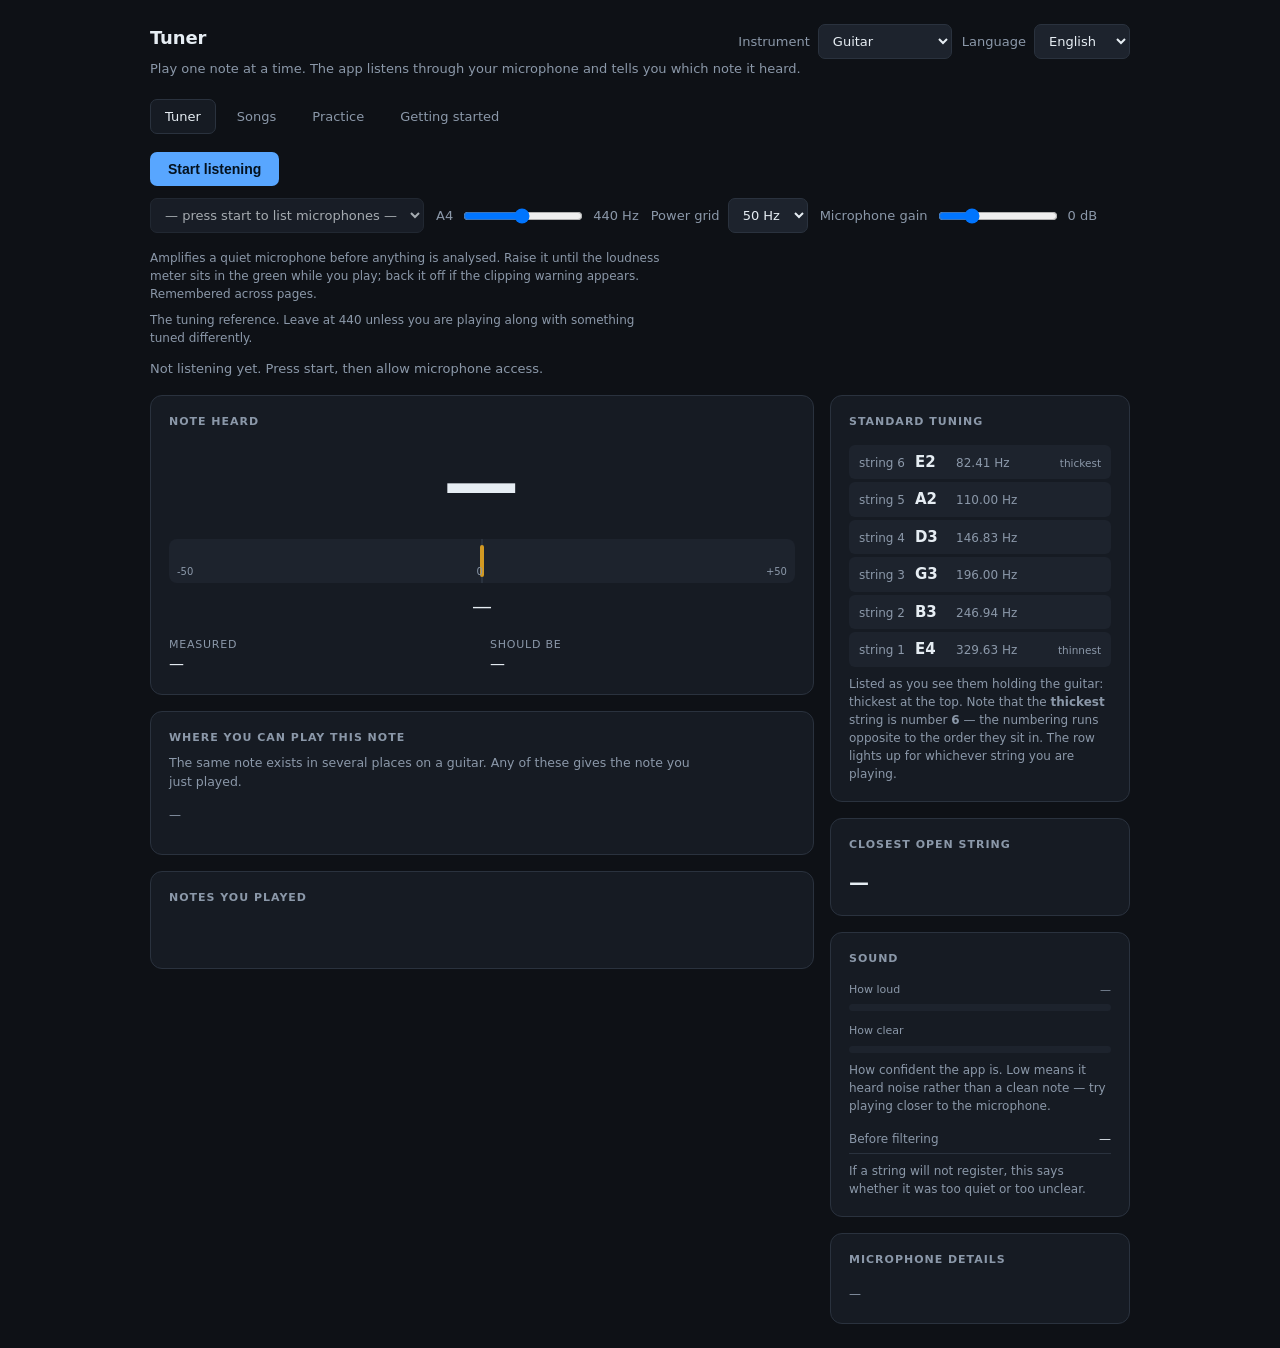
<file: index.html>
<!doctype html>
<html lang="en">
<head>
<meta charset="utf-8">
<meta name="viewport" content="width=device-width, initial-scale=1">
<title>Instrument Helper — tuner</title>
<link rel="icon" href="./favicon.svg" type="image/svg+xml">
<link rel="stylesheet" href="./styles.css">
<style>
  .note { display: flex; align-items: baseline; justify-content: center; gap: 4px; }
  .note-name { font-size: 76px; font-weight: 650; line-height: 1; letter-spacing: -0.03em; }
  .note-octave { font-size: 28px; color: var(--muted); font-weight: 500; }

  .needle-wrap {
    position: relative; height: 44px; margin: 18px 0 8px;
    background: var(--panel-2); border-radius: 8px; overflow: hidden;
  }
  .needle-center {
    position: absolute; left: 50%; top: 0; bottom: 0; width: 2px;
    background: var(--line); transform: translateX(-1px);
  }
  .needle {
    position: absolute; top: 6px; bottom: 6px; width: 4px;
    background: var(--warn); border-radius: 2px;
    transform: translateX(-2px); transition: left 60ms linear, background 120ms;
  }
  .needle-wrap.in-tune .needle { background: var(--good); }
  .needle-scale {
    position: absolute; inset: auto 0 4px; display: flex;
    justify-content: space-between; padding: 0 8px;
    font-size: 10px; color: var(--muted);
  }
  .cents { text-align: center; font-size: 20px; font-variant-numeric: tabular-nums; }

  .readout { display: flex; justify-content: space-between; gap: 16px; margin-top: 16px; }
  .readout div { flex: 1; }
  .readout .k { font-size: 11px; color: var(--muted); text-transform: uppercase; letter-spacing: 0.07em; }
  .readout .v { font-size: 15px; font-variant-numeric: tabular-nums; }

  .tuning-table { display: flex; flex-direction: column; gap: 3px; }
  .tuning-row {
    display: grid; grid-template-columns: auto 2.6em 1fr auto;
    align-items: baseline; gap: 10px;
    padding: 5px 9px; border-radius: 6px;
    background: var(--panel-2); border: 1px solid transparent;
    font-size: 12px; transition: border-color 120ms, background 120ms;
  }
  .tuning-row.active { border-color: var(--accent); background: #1b2735; }
  .tuning-row .tn { color: var(--muted); }
  .tuning-row .tnote { font-size: 15px; font-weight: 700; }
  .tuning-row.active .tnote { color: var(--accent); }
  .tuning-row .thz { color: var(--muted); font-variant-numeric: tabular-nums; }
  .tuning-row .tstate { font-size: 10.5px; color: var(--muted); text-align: right; }
  .tuning-row .tstate.good { color: var(--good); font-weight: 600; }
  .tuning-row .tstate.warn { color: var(--warn); font-weight: 600; }

  .tuner-string { font-size: 20px; font-weight: 600; }
  .tuner-hint { font-size: 13px; color: var(--muted); }
  .tuner-hint.good { color: var(--good); }
  .tuner-hint.warn { color: var(--warn); }

  .history {
    display: flex; gap: 5px; overflow-x: auto; padding-bottom: 4px;
    scrollbar-width: thin; min-height: 30px;
  }
  .hist {
    flex: 0 0 auto; background: var(--panel-2); border-radius: 5px;
    padding: 4px 8px; font-size: 12px; font-variant-numeric: tabular-nums;
  }

  .verdict { font-size: 19px; font-weight: 650; }
  .verdict.good { color: var(--good); }
  .verdict.warn { color: var(--warn); }
  .verdict.bad { color: var(--bad); }
  .where { font-size: 13px; color: var(--muted); margin-top: 10px; }
  .where b { color: var(--text); font-weight: 600; }
</style>
</head>
<body>
<div class="wrap">
  <div class="topbar">
    <h1 data-i18n="tuner.title">Tuner</h1>
    <div class="controls" style="margin:0;gap:10px">
      <label class="field"><span data-i18n="common.instrument">Instrument</span>
        <select id="instrument">
          <option value="guitar" data-i18n="common.guitar"></option>
          <option value="piano" data-i18n="common.piano"></option>
          <option value="lyre" data-i18n="common.lyre"></option>
          <option value="kalimba" data-i18n="common.kalimba"></option>
        </select>
      </label>
      <label class="field"><span data-i18n="lang.label">Language</span>
        <select id="lang">
          <option value="de">Deutsch</option>
          <option value="en">English</option>
        </select>
      </label>
    </div>
  </div>
  <p class="sub" data-i18n="tuner.sub"></p>

  <nav class="nav">
    <a href="./index.html" class="active" data-i18n="nav.tuner">Tuner</a>
    <a href="./songs.html" data-i18n="nav.songs">Songs</a>
    <a href="./practice.html" data-i18n="nav.practice">Practice</a>
    <a href="./learn.html" data-i18n="nav.learn">Getting started</a>
  </nav>

  <div class="controls">
    <button id="toggle" data-i18n="tuner.start"></button>
    <label class="field" data-instr="piano"><span data-i18n="common.input"></span>
      <select id="source">
        <option value="mic" data-i18n="common.inputMic"></option>
        <option value="midi" data-i18n="common.inputMidi"></option>
      </select>
    </label>
    <span id="micControls" class="controls" style="margin:0;gap:12px">
      <select id="deviceSelect" disabled><option data-i18n="tuner.devicePlaceholder"></option></select>
      <label class="field">A4
        <input type="range" id="a4" min="415" max="466" step="1" value="440">
        <span id="a4Value">440 Hz</span>
      </label>
      <label class="field"><span data-i18n="tuner.mains"></span>
        <select id="mains">
          <option value="50" selected>50 Hz</option>
          <option value="60">60 Hz</option>
        </select>
      </label>
      <label class="field"><span data-i18n="common.micGain"></span>
        <input type="range" id="gain">
        <span id="gainValue">0 dB</span>
      </label>
    </span>
    <span id="midiControls" class="controls" style="margin:0;gap:12px" hidden>
      <label class="field"><span data-i18n="common.midiDevice"></span>
        <select id="midiDevice" disabled></select>
      </label>
      <label class="field"><span data-i18n="synth.voice"></span>
        <select id="voice"></select>
      </label>
      <label class="field"><span data-i18n="synth.volume"></span>
        <input type="range" id="synthVolume">
        <span id="synthVolumeValue"></span>
      </label>
      <label class="field"><span data-i18n="synth.sustain"></span>
        <select id="sustain"></select>
      </label>
    </span>
  </div>
  <p class="hint" data-instr="piano" data-i18n="common.inputHelp"></p>
  <p class="hint" id="soundHint" hidden data-i18n-html="synth.help"></p>
  <p class="hint" id="sustainHint" hidden data-i18n="synth.sustainHelp"></p>
  <p class="hint" id="micGainHint" data-i18n="common.micGainHelp"></p>
  <p class="hint" id="a4Hint" data-i18n="tuner.a4Help"></p>
  <div class="status" id="status" style="margin-top:12px"></div>

  <div class="grid">
    <div>
      <div class="panel">
        <h2 data-i18n="tuner.detected"></h2>
        <div class="note">
          <span class="note-name" id="noteName">—</span>
          <span class="note-octave" id="noteOctave"></span>
        </div>
        <div id="pitchDetail">
          <div class="needle-wrap" id="needleWrap">
            <div class="needle-center"></div>
            <div class="needle" id="needle" style="left:50%"></div>
            <div class="needle-scale"><span>-50</span><span>0</span><span>+50</span></div>
          </div>
          <div class="cents" id="centsValue">—</div>
          <div class="readout">
            <div><div class="k" data-i18n="tuner.measured"></div><div class="v" id="freqValue">—</div></div>
            <div><div class="k" data-i18n="tuner.target"></div><div class="v" id="targetValue">—</div></div>
          </div>
        </div>
        <div id="midiDetail" hidden>
          <div class="readout">
            <div><div class="k" data-i18n="common.velocity"></div><div class="v" id="velocityValue">—</div></div>
            <div><div class="k" data-i18n="common.keysHeld"></div><div class="v" id="heldValue">—</div></div>
          </div>
          <p class="hint" data-i18n="piano.midiPerfect"></p>
        </div>
      </div>

      <div class="panel">
        <h2 data-i18n="tuner.positions"></h2>
        <p class="explain" data-i18n="tuner.positionsHelp"></p>
        <div class="chips" id="positions" data-instr="guitar"><span class="muted">—</span></div>
        <div data-instr="piano">
          <div class="keyboard fit" id="keyboard"></div>
          <div class="where" id="keyWhere"></div>
        </div>
        <div data-instr="lyre kalimba">
          <div class="tines" id="tineDiagram"></div>
          <div class="where" id="tineWhere"></div>
        </div>
      </div>

      <div class="panel">
        <h2 data-i18n="tuner.sequence"></h2>
        <div class="history" id="history"></div>
      </div>
    </div>

    <div>
      <div class="panel" data-instr="guitar lyre kalimba">
        <h2 data-i18n="tuner.standardTuning"></h2>
        <div class="tuning-table" id="tuningTable"></div>
        <p class="hint" data-i18n-html="tuner.tuningHelp"></p>
        <p class="hint" data-instr="lyre kalimba" data-i18n-html="tuner.tuneAll"></p>
      </div>

      <div class="panel" data-instr="guitar lyre kalimba">
        <h2 data-i18n="tuner.nearestString"></h2>
        <div class="tuner-string" id="tunerString">—</div>
        <div class="tuner-hint" id="tunerHint"></div>
      </div>

      <div class="panel" data-instr="piano" id="pitchCheckPanel">
        <h2 data-i18n="piano.pitchCheck"></h2>
        <p class="explain" data-i18n="piano.pitchCheckHelp"></p>
        <div class="verdict" id="pitchVerdict">—</div>
        <div class="tuner-hint" id="pitchDetailLine"></div>
        <p class="hint" data-i18n-html="piano.stretchWarning"></p>
      </div>

      <div class="panel" id="signalPanel">
        <h2 data-i18n="tuner.signal"></h2>
        <div class="meter-label"><span data-i18n="tuner.level"></span><span id="levelValue">—</span></div>
        <div class="meter level"><i id="levelBar"></i></div>
        <div class="clip" id="clipWarning" hidden data-i18n="tuner.clipping"></div>
        <div class="meter-label" style="margin-top:12px"><span data-i18n="tuner.clarity"></span></div>
        <div class="meter"><i id="clarityBar"></i></div>
        <p class="hint" data-i18n="tuner.clarityHelp"></p>
        <div class="diag-row" style="margin-top:10px">
          <span class="diag-key" data-i18n="tuner.raw"></span>
          <span class="diag-value" id="rawValue">—</span>
        </div>
        <p class="hint" data-i18n="tuner.rawHelp"></p>
      </div>

      <div class="panel" id="diagnosticsPanel">
        <h2 data-i18n="tuner.diagnostics"></h2>
        <div id="diagnostics"><span class="muted">—</span></div>
      </div>

      <div class="panel" id="midiPanel" hidden>
        <h2 data-i18n="common.midiDetails"></h2>
        <div id="midiDiagnostics"><span class="muted">—</span></div>
      </div>
    </div>
  </div>
</div>
<script type="module" src="./src/app.js"></script>
</body>
</html>
</file>
<file: styles.css>
:root {
  --bg: #0e1116;
  --panel: #161b23;
  --panel-2: #1d232d;
  --line: #2a323e;
  --text: #e6edf3;
  --muted: #8b98a9;
  --good: #3fb950;
  --warn: #d29922;
  --bad: #f85149;
  --accent: #58a6ff;
}

* { box-sizing: border-box; }

/* The UA's `[hidden] { display: none }` sits at the same specificity as any
   author rule and loses to it, so every component that gives itself a `display`
   — .controls, .field, .up-next, .midi-row — stayed visible when script set
   `hidden = true`. Settle it once, here. */
[hidden] { display: none !important; }

body {
  margin: 0;
  padding: 24px;
  background: var(--bg);
  color: var(--text);
  font: 15px/1.5 -apple-system, "Segoe UI", system-ui, sans-serif;
  /* German compounds — "Übereinstimmung", "Rausch-Unterdrückung" — are longer
     than a 320 px phone's content column, and an unbreakable word paints
     outside its box without widening it, scrolling the whole page sideways. */
  overflow-wrap: break-word;
}

.wrap { max-width: 980px; margin: 0 auto; }
h1 { font-size: 18px; margin: 0 0 2px; letter-spacing: -0.01em; }
.topbar {
  display: flex; justify-content: space-between; align-items: flex-start;
  gap: 16px; flex-wrap: wrap;
}
.topbar .field { flex: 0 0 auto; }

/* Short explanation under a panel heading — the page assumes no background. */
.explain {
  font-size: 12.5px; color: var(--muted); margin: -6px 0 14px; max-width: 68ch;
}
.explain b { color: var(--text); font-weight: 650; }
.hint { font-size: 12px; color: var(--muted); margin: 8px 0 0; max-width: 68ch; }
.sub { color: var(--muted); font-size: 13px; margin: 0 0 20px; }
a { color: var(--accent); }

/* Navigation ------------------------------------------------------------- */
.nav { display: flex; flex-wrap: wrap; gap: 6px; margin-bottom: 18px; }
.nav a {
  padding: 7px 14px; border-radius: 7px; font-size: 13px;
  text-decoration: none; color: var(--muted); border: 1px solid transparent;
}
.nav a:hover { color: var(--text); }
.nav a.active {
  background: var(--panel); color: var(--text); border-color: var(--line);
}

/* Controls --------------------------------------------------------------- */
.controls {
  display: flex; gap: 12px; align-items: center; flex-wrap: wrap; margin-bottom: 16px;
  /* Several pages nest a .controls group inside another one. A flex item sizes
     to its content by default, so without these the inner group ignores the
     page width and every percentage inside it resolves against the wrong box. */
  max-width: 100%; min-width: 0;
}
button {
  background: var(--accent); color: #04121f; border: 0; border-radius: 7px;
  padding: 9px 18px; font-size: 14px; font-weight: 600; cursor: pointer;
}
button:disabled { opacity: 0.45; cursor: default; }
button.running { background: var(--bad); color: #fff; }
button.ghost {
  background: var(--panel-2); color: var(--text); border: 1px solid var(--line);
  font-weight: 500; padding: 8px 14px; font-size: 13px;
}
button.ghost.on { background: var(--accent); color: #04121f; border-color: transparent; }

select, input[type=text], input[type=search], textarea {
  background: var(--panel-2); color: var(--text);
  border: 1px solid var(--line); border-radius: 7px; padding: 8px 10px;
  font-size: 13px; font-family: inherit;
}
/* Capped so a long song title cannot stretch a row, but never wider than the
   space available. `min-width: 0` is the half that actually matters: a flex
   item defaults to its content's minimum width, so a <select> holding a long
   option refuses to shrink and pushes the page sideways on a phone. */
select { max-width: min(340px, 100%); min-width: 0; }
input[type=range] {
  background: var(--panel-2); border: 1px solid var(--line);
  border-radius: 7px; padding: 0; width: 120px;
}
textarea { width: 100%; min-height: 130px; resize: vertical; font-family: ui-monospace, Consolas, monospace; }
/* `min-width: 0` lets the control inside actually shrink: a flex item defaults
   to its content's minimum width, so without it a wide <select> pushes the
   whole row — and the page — past the viewport on a phone. */
.field {
  display: flex; align-items: center; gap: 8px; font-size: 13px;
  color: var(--muted); max-width: 100%; min-width: 0; flex-wrap: wrap;
}
.field > input { min-width: 0; }
.grow { flex: 1; min-width: 200px; }

.status { font-size: 13px; color: var(--muted); margin-bottom: 16px; min-height: 20px; }
.status.good { color: var(--good); }
.status.bad { color: var(--bad); }
.status.busy { color: var(--accent); }

/* Panels ----------------------------------------------------------------- */
.panel {
  background: var(--panel); border: 1px solid var(--line);
  border-radius: 12px; padding: 18px;
}
.panel + .panel { margin-top: 16px; }
.panel h2 {
  font-size: 11px; text-transform: uppercase; letter-spacing: 0.09em;
  color: var(--muted); margin: 0 0 14px; font-weight: 600;
}
.grid { display: grid; grid-template-columns: 1fr 300px; gap: 16px; }
@media (max-width: 820px) { .grid { grid-template-columns: 1fr; } }

/* Chips, meters, tables -------------------------------------------------- */
.chips { display: flex; flex-wrap: wrap; gap: 7px; min-height: 30px; }
.chip {
  background: var(--panel-2); border: 1px solid var(--line); border-radius: 6px;
  padding: 5px 10px; font-size: 12px; color: var(--muted);
}
.chip b { color: var(--text); font-weight: 600; }

.meter { height: 7px; background: var(--panel-2); border-radius: 4px; overflow: hidden; margin: 6px 0 2px; }
.meter i { display: block; height: 100%; width: 0%; background: var(--accent); transition: width 60ms linear; }
.meter.level i { background: linear-gradient(90deg, var(--good) 0 65%, var(--warn) 82%, var(--bad) 100%); }
.meter-label { display: flex; justify-content: space-between; font-size: 11px; color: var(--muted); }

.diag-row {
  display: flex; justify-content: space-between; gap: 12px;
  padding: 5px 0; border-bottom: 1px solid var(--line); font-size: 12px;
}
.diag-row:last-child { border-bottom: 0; }
.diag-key { color: var(--muted); }
.diag-value { text-align: right; word-break: break-word; }
.diag-value.good { color: var(--good); }
.diag-value.bad { color: var(--bad); font-weight: 600; }

.muted { color: var(--muted); font-size: 12px; }
.clip { color: var(--bad); font-size: 12px; font-weight: 600; }

/* Stat grid -------------------------------------------------------------- */
.stats { display: grid; grid-template-columns: repeat(auto-fit, minmax(112px, 1fr)); gap: 10px; }
.stat { background: var(--panel-2); border-radius: 8px; padding: 10px 12px; }
.stat .k { font-size: 10px; text-transform: uppercase; letter-spacing: 0.07em; color: var(--muted); }
.stat .v { font-size: 17px; font-variant-numeric: tabular-nums; margin-top: 2px; }
.stat .v small { font-size: 12px; color: var(--muted); font-variant-numeric: normal; }

/* Source tabs ------------------------------------------------------------ */
.tabs {
  display: flex; flex-wrap: wrap; gap: 4px; margin-bottom: 14px;
  border-bottom: 1px solid var(--line);
}
.tabs button {
  background: none; color: var(--muted); border: 0; border-bottom: 2px solid transparent;
  border-radius: 0; padding: 8px 14px; font-size: 13px; font-weight: 500;
}
.tabs button.active { color: var(--text); border-bottom-color: var(--accent); }

/* Search results --------------------------------------------------------- */
.results { display: flex; flex-direction: column; gap: 4px; max-height: 260px; overflow-y: auto; }
.result {
  display: flex; justify-content: space-between; align-items: center; gap: 12px;
  background: var(--panel-2); border: 1px solid transparent; border-radius: 7px;
  padding: 9px 12px; cursor: pointer; font-size: 13px;
}
.result:hover { border-color: var(--accent); }
.result .type { color: var(--muted); font-size: 12px; text-transform: capitalize; }

/* Tab staff and fretboard ------------------------------------------------ */
.scroller { overflow-x: auto; padding-bottom: 6px; }
.scroller svg { display: block; }

.credit { font-size: 12px; color: var(--muted); margin-top: 12px; }
.tune-title { font-size: 22px; font-weight: 650; letter-spacing: -0.02em; margin: 0 0 4px; }
.tune-meta { font-size: 13px; color: var(--muted); margin-bottom: 4px; }

.legend { display: flex; gap: 14px; flex-wrap: wrap; font-size: 11px; color: var(--muted); margin-top: 10px; }
.legend span { display: flex; align-items: center; gap: 5px; }
.legend i { width: 10px; height: 10px; border-radius: 50%; display: inline-block; }

/* Instrument ------------------------------------------------------------- */
/* Panels belonging to the other instruments are removed by the stylesheet, so
   no script has to track which of them exist on which page.

   Written as "hide anything that does not claim the current instrument" rather
   than as a pair per combination: with four instruments the old form would have
   been twelve rules, and adding a fifth would have meant editing every one.
   `data-instr` takes a space-separated list, so a panel shared by the lyre and
   the kalimba is `data-instr="lyre kalimba"`. */
html[data-instrument="guitar"]  [data-instr]:not([data-instr~="guitar"]),
html[data-instrument="piano"]   [data-instr]:not([data-instr~="piano"]),
html[data-instrument="lyre"]    [data-instr]:not([data-instr~="lyre"]),
html[data-instrument="kalimba"] [data-instr]:not([data-instr~="kalimba"]) { display: none; }

.keyboard { overflow-x: auto; padding-bottom: 4px; }
.keyboard svg { display: block; max-width: 100%; height: auto; }
.keyboard.fit svg { width: 100%; }

/* Note names of a chord, alongside its keyboard diagram. */
.note-list { display: flex; flex-wrap: wrap; gap: 5px; align-items: center; }
.note-pill {
  background: var(--panel-2); border: 1px solid var(--line); border-radius: 6px;
  padding: 4px 9px; font-size: 12px; display: flex; align-items: baseline; gap: 5px;
}
.note-pill b { font-size: 13px; font-weight: 650; }
.note-pill .fg { color: var(--muted); font-size: 10px; }
.note-pill.bass { border-color: #8957e5; }
.note-pill.bass b { color: #b083f0; }
/* A note the selected instrument cannot reach at all. */
.note-pill.off { border-color: var(--warn); opacity: 0.75; }
.note-pill.off b { color: var(--warn); }

/* MIDI status line, on both the tuner and the practice page. */
.midi-row { display: flex; gap: 10px; align-items: center; flex-wrap: wrap; }
.dot {
  width: 8px; height: 8px; border-radius: 50%; display: inline-block;
  background: var(--muted); flex: 0 0 auto;
}
.dot.live { background: var(--good); }
.dot.off { background: var(--bad); }
.pedal-flag { font-size: 11px; color: var(--muted); }
.pedal-flag.down { color: var(--accent); font-weight: 600; }

/* Lyre and kalimba ------------------------------------------------------- */
/* Both are drawn by src/tines.js as one wide SVG of strings or tines. The
   drawing scales to the panel, so the only thing needed here is somewhere for
   the "this chord is not on the instrument" line to live under it. */
.tines { overflow-x: auto; padding-bottom: 4px; }
.tines svg { display: block; max-width: 100%; height: auto; }
.tine-missing {
  font-size: 11px; color: var(--warn); text-align: center;
  margin-top: 4px; line-height: 1.35;
}

/* Sixteen or seventeen tuning rows do not want to be one tall column the way
   six do — in the 300 px sidebar that is a 600 px scroll — so the table becomes
   a grid once there are more than a handful. The target frequency goes with it:
   it is what makes a row too wide to pair up, and the note name is the thing
   you actually tune to. The main readout still shows the exact target in Hz. */
.tuning-table.wide {
  display: grid; gap: 4px;
  grid-template-columns: repeat(auto-fill, minmax(118px, 1fr));
}
.tuning-table.wide .tuning-row {
  grid-template-columns: auto 1fr; gap: 2px 6px; padding: 5px 7px;
}
/* Neither the target frequency nor the too-high/too-low verdict is shown here.
   Both were tried and both make the row taller or wider than a two-column grid
   can hold — and the verdict in particular would move the highlighted row's
   height sixteen times per tuning pass, shifting every row below it while you
   are turning a pin. The "Closest string" panel underneath carries the verdict
   in a line you can read from arm's length, which is where you want it while
   your hands are busy. This table's job is to say which strings exist and which
   one you are on. */
.tuning-table.wide .tuning-row .thz,
.tuning-table.wide .tuning-row .tstate { display: none; }
</file>
